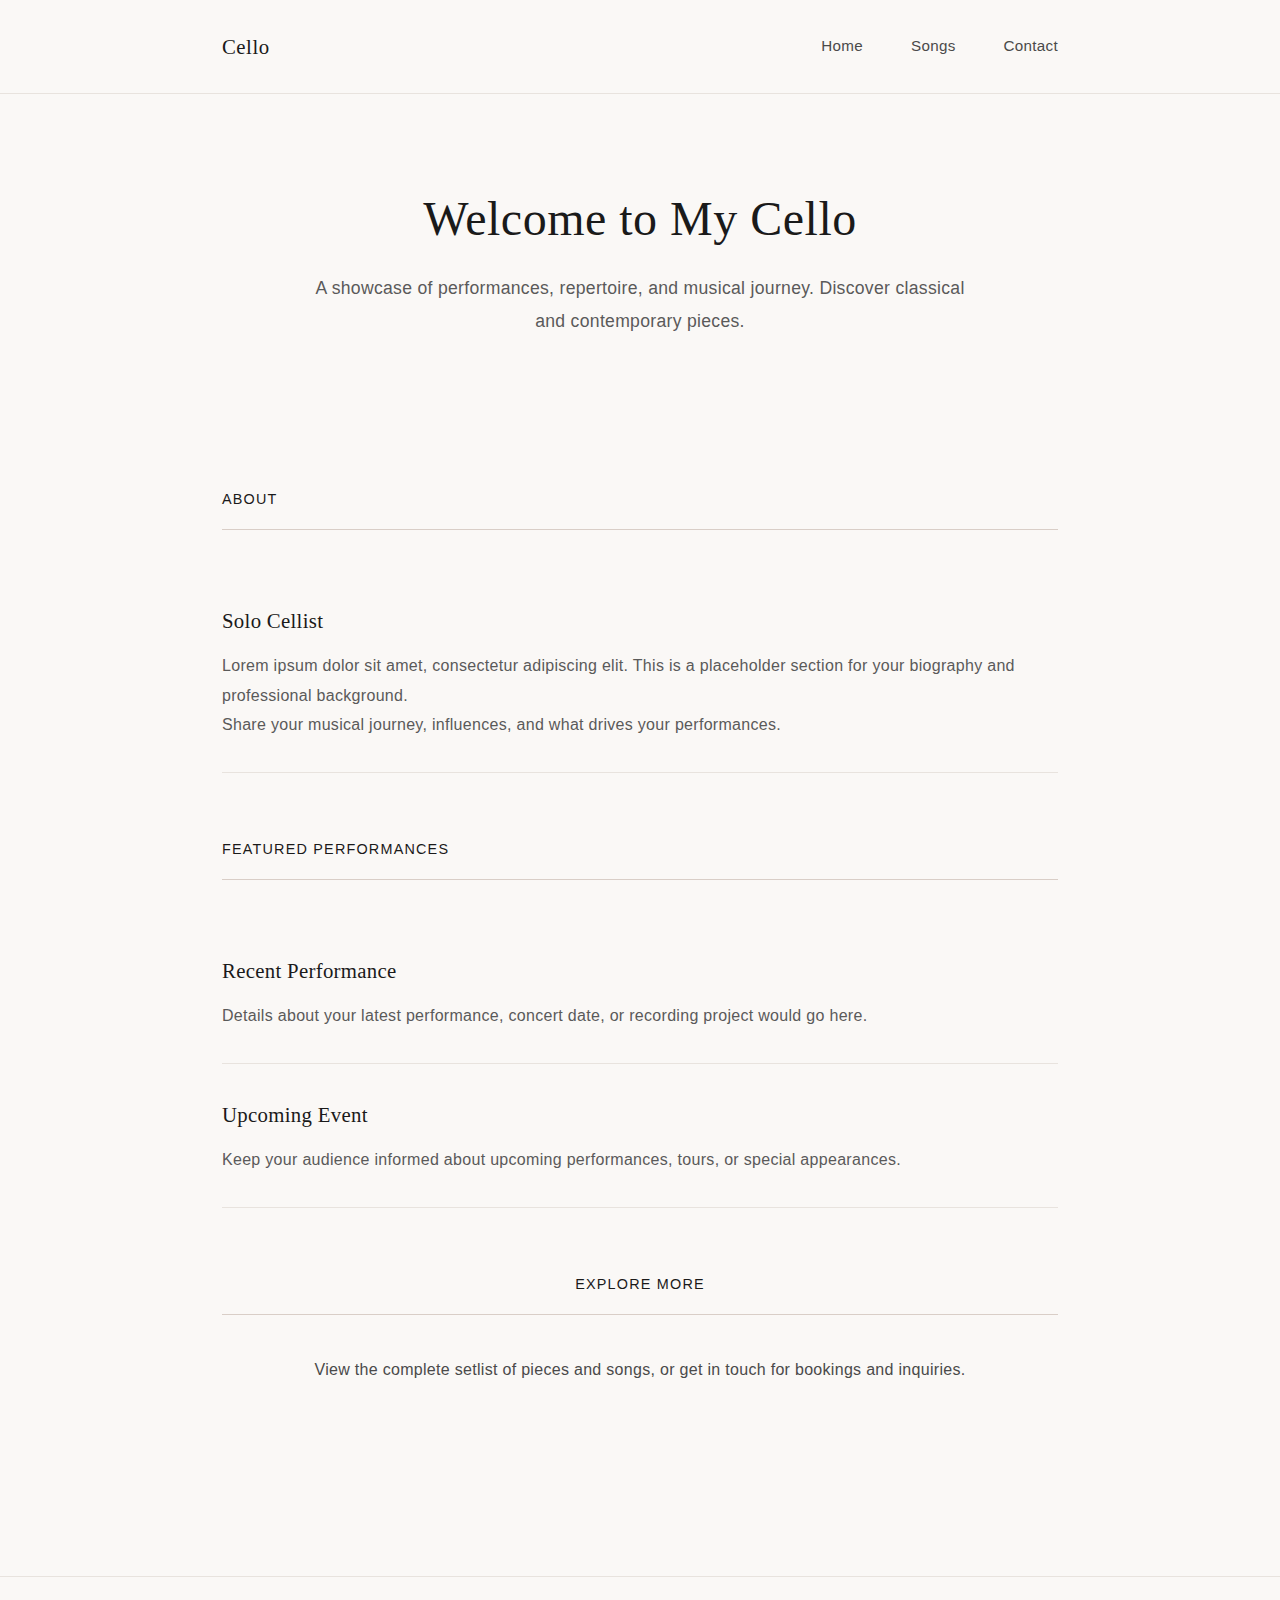
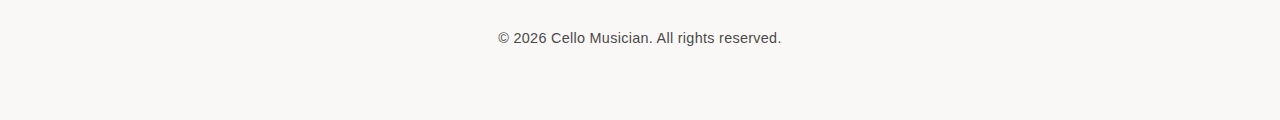
<file: index.html>
<!DOCTYPE html>
<html lang="en">
<head>
  <meta charset="UTF-8">
  <meta name="viewport" content="width=device-width, initial-scale=1.0">
  <meta name="description" content="A solo cello musician's portfolio and performance information.">
  <title>Cello Musician - Portfolio</title>
  <link rel="stylesheet" href="css/styles.css">
</head>
<body>
  <!-- Header and Navigation -->
  <header>
    <div class="header-container">
      <a href="index.html" class="logo">Cello</a>
      <nav>
        <ul>
          <li><a href="index.html">Home</a></li>
          <li><a href="songs.html">Songs</a></li>
          <li><a href="contact.html">Contact</a></li>
        </ul>
      </nav>
    </div>
  </header>

  <!-- Main Content -->
  <main>
    <!-- Hero Section -->
    <section class="hero">
      <h1>Welcome to My Cello</h1>
      <p>A showcase of performances, repertoire, and musical journey. Discover classical and contemporary pieces.</p>
    </section>

    <!-- About Section -->
    <section class="section">
      <h2>About</h2>
      <article class="card">
        <h3>Solo Cellist</h3>
        <p>Lorem ipsum dolor sit amet, consectetur adipiscing elit. This is a placeholder section for your biography and professional background.</p>
        <p>Share your musical journey, influences, and what drives your performances.</p>
      </article>
    </section>

    <!-- Featured Section -->
    <section class="section">
      <h2>Featured Performances</h2>
      <article class="card">
        <h3>Recent Performance</h3>
        <p>Details about your latest performance, concert date, or recording project would go here.</p>
      </article>
      <article class="card">
        <h3>Upcoming Event</h3>
        <p>Keep your audience informed about upcoming performances, tours, or special appearances.</p>
      </article>
    </section>

    <!-- Call-to-Action Section -->
    <section class="section text-center">
      <h2>Explore More</h2>
      <p>View the complete setlist of pieces and songs, or get in touch for bookings and inquiries.</p>
    </section>
  </main>

  <!-- Footer -->
  <footer>
    <p>&copy; 2026 Cello Musician. All rights reserved.</p>
  </footer>

  <!-- Scripts -->
  <script src="js/main.js"></script>
</body>
</html>
</file>
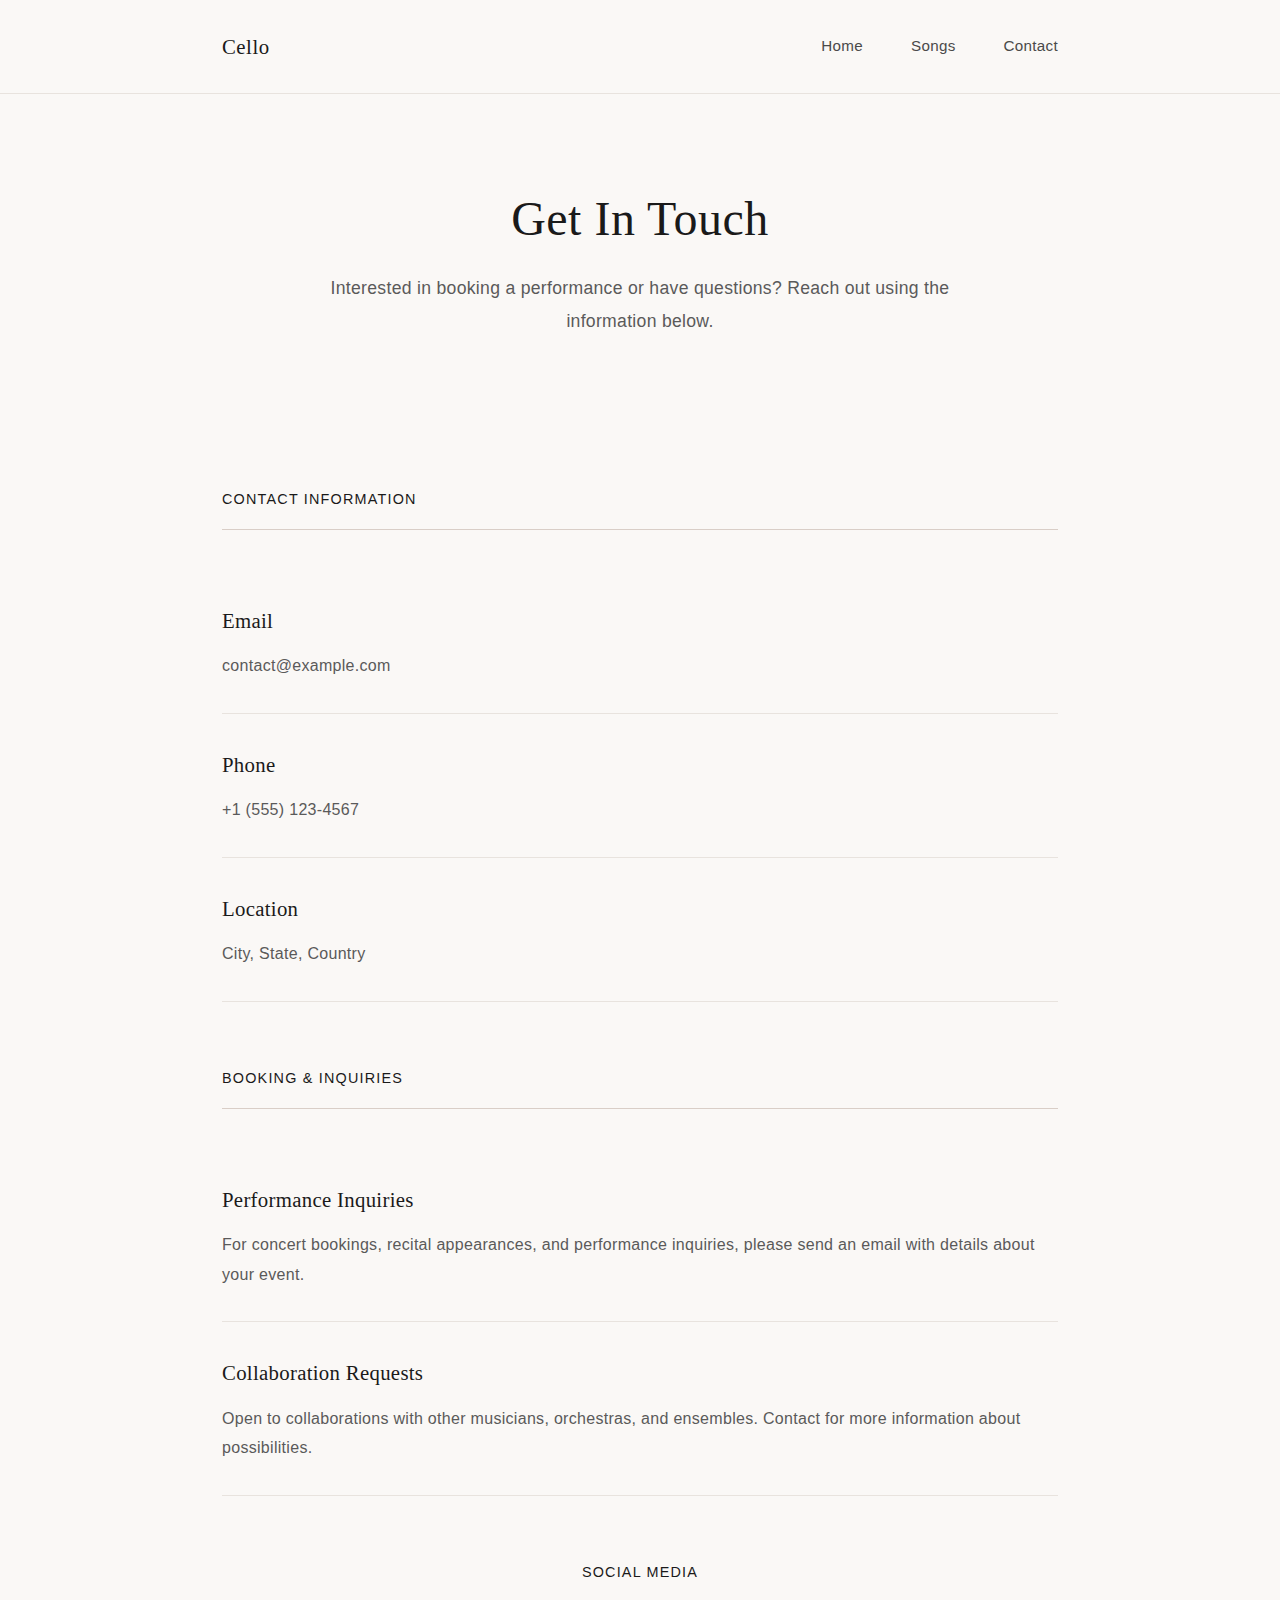
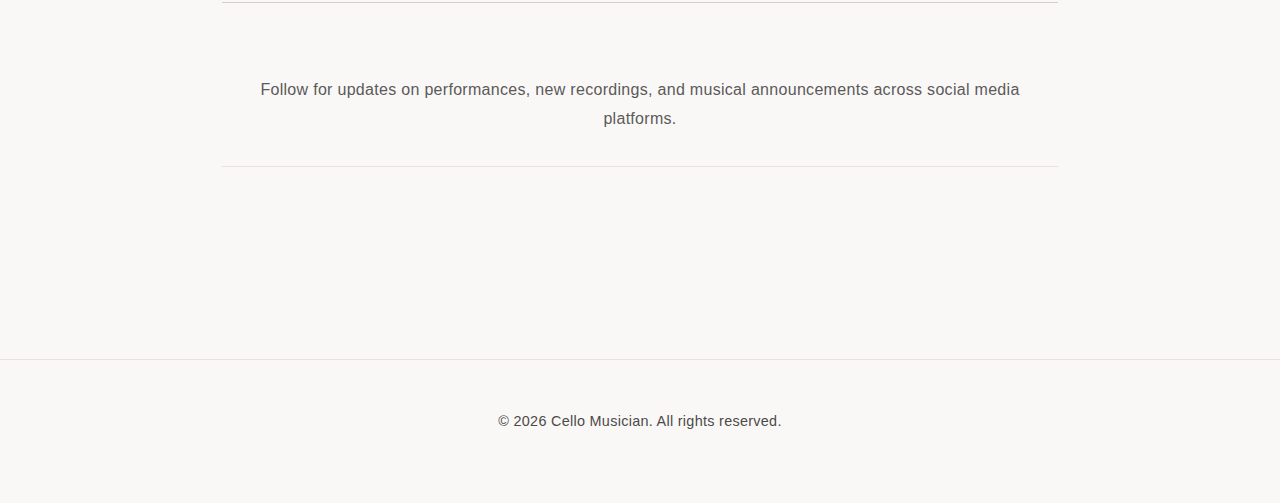
<file: contact.html>
<!DOCTYPE html>
<html lang="en">
<head>
  <meta charset="UTF-8">
  <meta name="viewport" content="width=device-width, initial-scale=1.0">
  <meta name="description" content="Contact information and booking inquiries.">
  <title>Contact - Cello Musician</title>
  <link rel="stylesheet" href="css/styles.css">
</head>
<body>
  <!-- Header and Navigation -->
  <header>
    <div class="header-container">
      <a href="index.html" class="logo">Cello</a>
      <nav>
        <ul>
          <li><a href="index.html">Home</a></li>
          <li><a href="songs.html">Songs</a></li>
          <li><a href="contact.html">Contact</a></li>
        </ul>
      </nav>
    </div>
  </header>

  <!-- Main Content -->
  <main>
    <!-- Page Header -->
    <section class="hero">
      <h1>Get In Touch</h1>
      <p>Interested in booking a performance or have questions? Reach out using the information below.</p>
    </section>

    <!-- Contact Information Section -->
    <section class="section">
      <h2>Contact Information</h2>
      <article class="card">
        <h3>Email</h3>
        <p>contact@example.com</p>
      </article>
      <article class="card">
        <h3>Phone</h3>
        <p>+1 (555) 123-4567</p>
      </article>
      <article class="card">
        <h3>Location</h3>
        <p>City, State, Country</p>
      </article>
    </section>

    <!-- Booking Section -->
    <section class="section">
      <h2>Booking & Inquiries</h2>
      <article class="card">
        <h3>Performance Inquiries</h3>
        <p>For concert bookings, recital appearances, and performance inquiries, please send an email with details about your event.</p>
      </article>
      <article class="card">
        <h3>Collaboration Requests</h3>
        <p>Open to collaborations with other musicians, orchestras, and ensembles. Contact for more information about possibilities.</p>
      </article>
    </section>

    <!-- Social Section -->
    <section class="section text-center">
      <h2>Social Media</h2>
      <article class="card">
        <p>Follow for updates on performances, new recordings, and musical announcements across social media platforms.</p>
      </article>
    </section>
  </main>

  <!-- Footer -->
  <footer>
    <p>&copy; 2026 Cello Musician. All rights reserved.</p>
  </footer>

  <!-- Scripts -->
  <script src="js/main.js"></script>
</body>
</html>
</file>
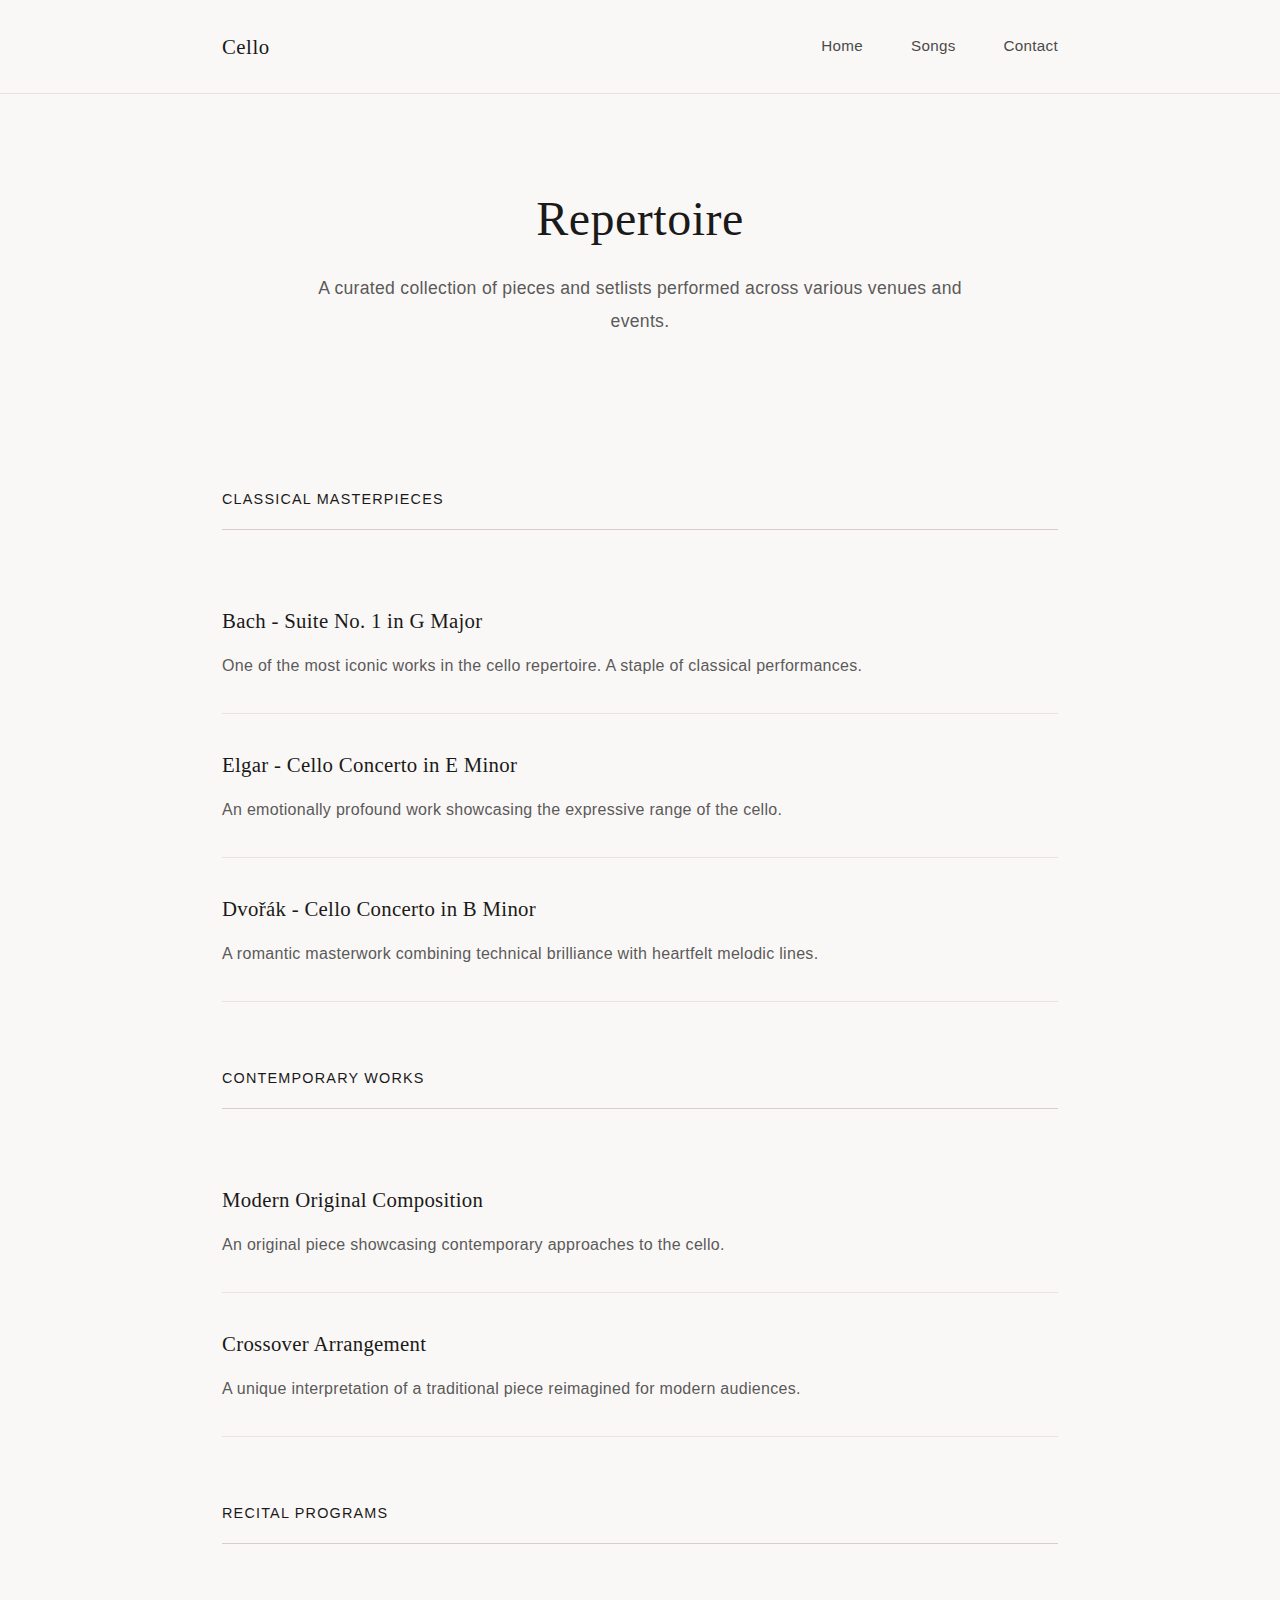
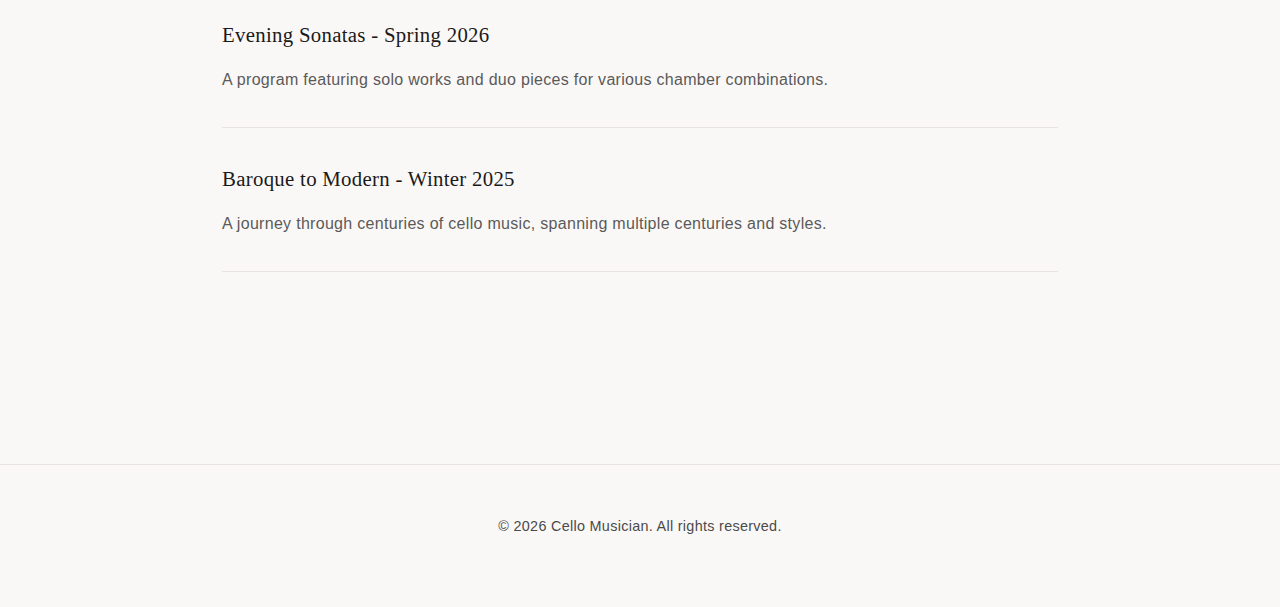
<file: songs.html>
<!DOCTYPE html>
<html lang="en">
<head>
  <meta charset="UTF-8">
  <meta name="viewport" content="width=device-width, initial-scale=1.0">
  <meta name="description" content="Repertoire and setlist of cello performances.">
  <title>Songs - Cello Musician</title>
  <link rel="stylesheet" href="css/styles.css">
</head>
<body>
  <!-- Header and Navigation -->
  <header>
    <div class="header-container">
      <a href="index.html" class="logo">Cello</a>
      <nav>
        <ul>
          <li><a href="index.html">Home</a></li>
          <li><a href="songs.html">Songs</a></li>
          <li><a href="contact.html">Contact</a></li>
        </ul>
      </nav>
    </div>
  </header>

  <!-- Main Content -->
  <main>
    <!-- Page Header -->
    <section class="hero">
      <h1>Repertoire</h1>
      <p>A curated collection of pieces and setlists performed across various venues and events.</p>
    </section>

    <!-- Classical Pieces Section -->
    <section class="section">
      <h2>Classical Masterpieces</h2>
      <article class="card">
        <h3>Bach - Suite No. 1 in G Major</h3>
        <p>One of the most iconic works in the cello repertoire. A staple of classical performances.</p>
      </article>
      <article class="card">
        <h3>Elgar - Cello Concerto in E Minor</h3>
        <p>An emotionally profound work showcasing the expressive range of the cello.</p>
      </article>
      <article class="card">
        <h3>Dvořák - Cello Concerto in B Minor</h3>
        <p>A romantic masterwork combining technical brilliance with heartfelt melodic lines.</p>
      </article>
    </section>

    <!-- Contemporary Section -->
    <section class="section">
      <h2>Contemporary Works</h2>
      <article class="card">
        <h3>Modern Original Composition</h3>
        <p>An original piece showcasing contemporary approaches to the cello.</p>
      </article>
      <article class="card">
        <h3>Crossover Arrangement</h3>
        <p>A unique interpretation of a traditional piece reimagined for modern audiences.</p>
      </article>
    </section>

    <!-- Recital Programs Section -->
    <section class="section">
      <h2>Recital Programs</h2>
      <article class="card">
        <h3>Evening Sonatas - Spring 2026</h3>
        <p>A program featuring solo works and duo pieces for various chamber combinations.</p>
      </article>
      <article class="card">
        <h3>Baroque to Modern - Winter 2025</h3>
        <p>A journey through centuries of cello music, spanning multiple centuries and styles.</p>
      </article>
    </section>
  </main>

  <!-- Footer -->
  <footer>
    <p>&copy; 2026 Cello Musician. All rights reserved.</p>
  </footer>

  <!-- Scripts -->
  <script src="js/main.js"></script>
</body>
</html>
</file>
<file: css/styles.css>
/* ==========================================
   Cello Musician Portfolio - Stylesheet
   Elegant, Timeless Aesthetic
   ========================================== */

/* Reset and Base Styles */
* {
  margin: 0;
  padding: 0;
  box-sizing: border-box;
}

html {
  scroll-behavior: smooth;
}

body {
  font-family: -apple-system, BlinkMacSystemFont, 'Segoe UI', 'Helvetica Neue', sans-serif;
  line-height: 1.8;
  color: #3a3a3a;
  background-color: #faf8f6;
  letter-spacing: 0.3px;
}

/* Typography */
h1, h2, h3, h4, h5, h6 {
  font-family: 'Georgia', serif;
  margin-bottom: 1.5rem;
  color: #1a1a1a;
  font-weight: 400;
  letter-spacing: 0.5px;
}

h1 {
  font-size: 3rem;
  line-height: 1.2;
  font-weight: 400;
}

h2 {
  font-size: 2rem;
  margin-bottom: 2rem;
  font-weight: 400;
  letter-spacing: 0.8px;
}

h3 {
  font-size: 1.3rem;
  margin-bottom: 1rem;
  font-weight: 400;
  letter-spacing: 0.3px;
}

p {
  margin-bottom: 1.25rem;
  color: #4a4a4a;
  line-height: 1.85;
}

/* Layout */
body {
  display: flex;
  flex-direction: column;
  min-height: 100vh;
}

main {
  flex: 1;
  max-width: 900px;
  width: 100%;
  margin: 0 auto;
  padding: 4rem 2rem 3rem;
}

/* Header and Navigation */
header {
  background-color: #faf8f6;
  border-bottom: 1px solid #e8e3de;
  position: sticky;
  top: 0;
  z-index: 100;
}

.header-container {
  max-width: 900px;
  margin: 0 auto;
  padding: 1.75rem 2rem;
  display: flex;
  justify-content: space-between;
  align-items: center;
}

.logo {
  font-family: 'Georgia', serif;
  font-size: 1.3rem;
  font-weight: 400;
  color: #1a1a1a;
  text-decoration: none;
  letter-spacing: 0.5px;
}

nav ul {
  display: flex;
  list-style: none;
  gap: 3rem;
}

nav a {
  color: #4a4a4a;
  text-decoration: none;
  font-weight: 400;
  font-size: 0.95rem;
  transition: color 0.25s ease;
  position: relative;
  letter-spacing: 0.3px;
}

nav a:hover {
  color: #1a1a1a;
}

nav a::after {
  content: '';
  position: absolute;
  bottom: -6px;
  left: 0;
  width: 0;
  height: 1px;
  background-color: #1a1a1a;
  transition: width 0.25s ease;
}
nav a:hover::after {
  width: 100%;
}

/* Footer */
footer {
  background-color: #faf8f6;
  border-top: 1px solid #e8e3de;
  margin-top: 5rem;
  padding: 3rem 2rem;
  text-align: center;
  color: #888;
  font-size: 0.9rem;
  letter-spacing: 0.3px;
}

/* Content Sections */
.hero {
  text-align: center;
  padding: 2rem 0 4rem;
}

.hero h1 {
  margin-bottom: 1.5rem;
  color: #1a1a1a;
}

.hero p {
  font-size: 1.1rem;
  color: #5a5a5a;
  max-width: 650px;
  margin-left: auto;
  margin-right: auto;
  line-height: 1.9;
}

.section {
  margin: 4rem 0;
}

.section h2 {
  margin-bottom: 2.5rem;
  padding-bottom: 1rem;
  border-bottom: 1px solid #d9cec7;
  text-transform: uppercase;
  font-size: 0.9rem;
  letter-spacing: 1.2px;
  font-family: -apple-system, BlinkMacSystemFont, 'Segoe UI', sans-serif;
  font-weight: 400;
}

/* Cards / Content Blocks */
.card {
  background-color: transparent;
  padding: 2rem 0;
  margin-bottom: 0;
  border-radius: 0;
  border: none;
  border-bottom: 1px solid #e8e3de;
  transition: none;
}

.card:hover {
  box-shadow: none;
}

.card h3 {
  margin-top: 0;
  margin-bottom: 0.75rem;
  color: #1a1a1a;
}

.card p {
  margin-bottom: 0;
  color: #5a5a5a;
}

/* Responsive Design */
@media (max-width: 768px) {
  h1 {
    font-size: 2.2rem;
  }

  h2 {
    font-size: 1.5rem;
  }

  h3 {
    font-size: 1.1rem;
  }

  .header-container {
    flex-direction: column;
    gap: 1.5rem;
    padding: 1.5rem 2rem;
  }

  nav ul {
    flex-direction: column;
    gap: 1.5rem;
    text-align: center;
  }

  nav a::after {
    display: none;
  }

  nav a:hover {
    text-decoration: none;
  }

  main {
    padding: 3rem 1.5rem 2rem;
  }

  .hero {
    padding: 2rem 0 3rem;
  }

  .hero h1 {
    font-size: 2rem;
  }

  .section {
    margin: 3rem 0;
  }

  .card {
    padding: 1.5rem 0;
  }
}

@media (max-width: 480px) {
  h1 {
    font-size: 1.75rem;
  }

  h2 {
    font-size: 1.3rem;
  }

  h3 {
    font-size: 1rem;
  }

  nav ul {
    gap: 1rem;
  }

  nav a {
    font-size: 0.9rem;
  }

  main {
    padding: 2rem 1rem 1.5rem;
  }

  .card {
    padding: 1.25rem 0;
  }

  .hero p {
    font-size: 1rem;
  }
}

/* Utility Classes */
.text-center {
  text-align: center;
}

.mt-1 { margin-top: 1rem; }
.mt-2 { margin-top: 2rem; }
.mb-1 { margin-bottom: 1rem; }
.mb-2 { margin-bottom: 2rem; }
</file>
